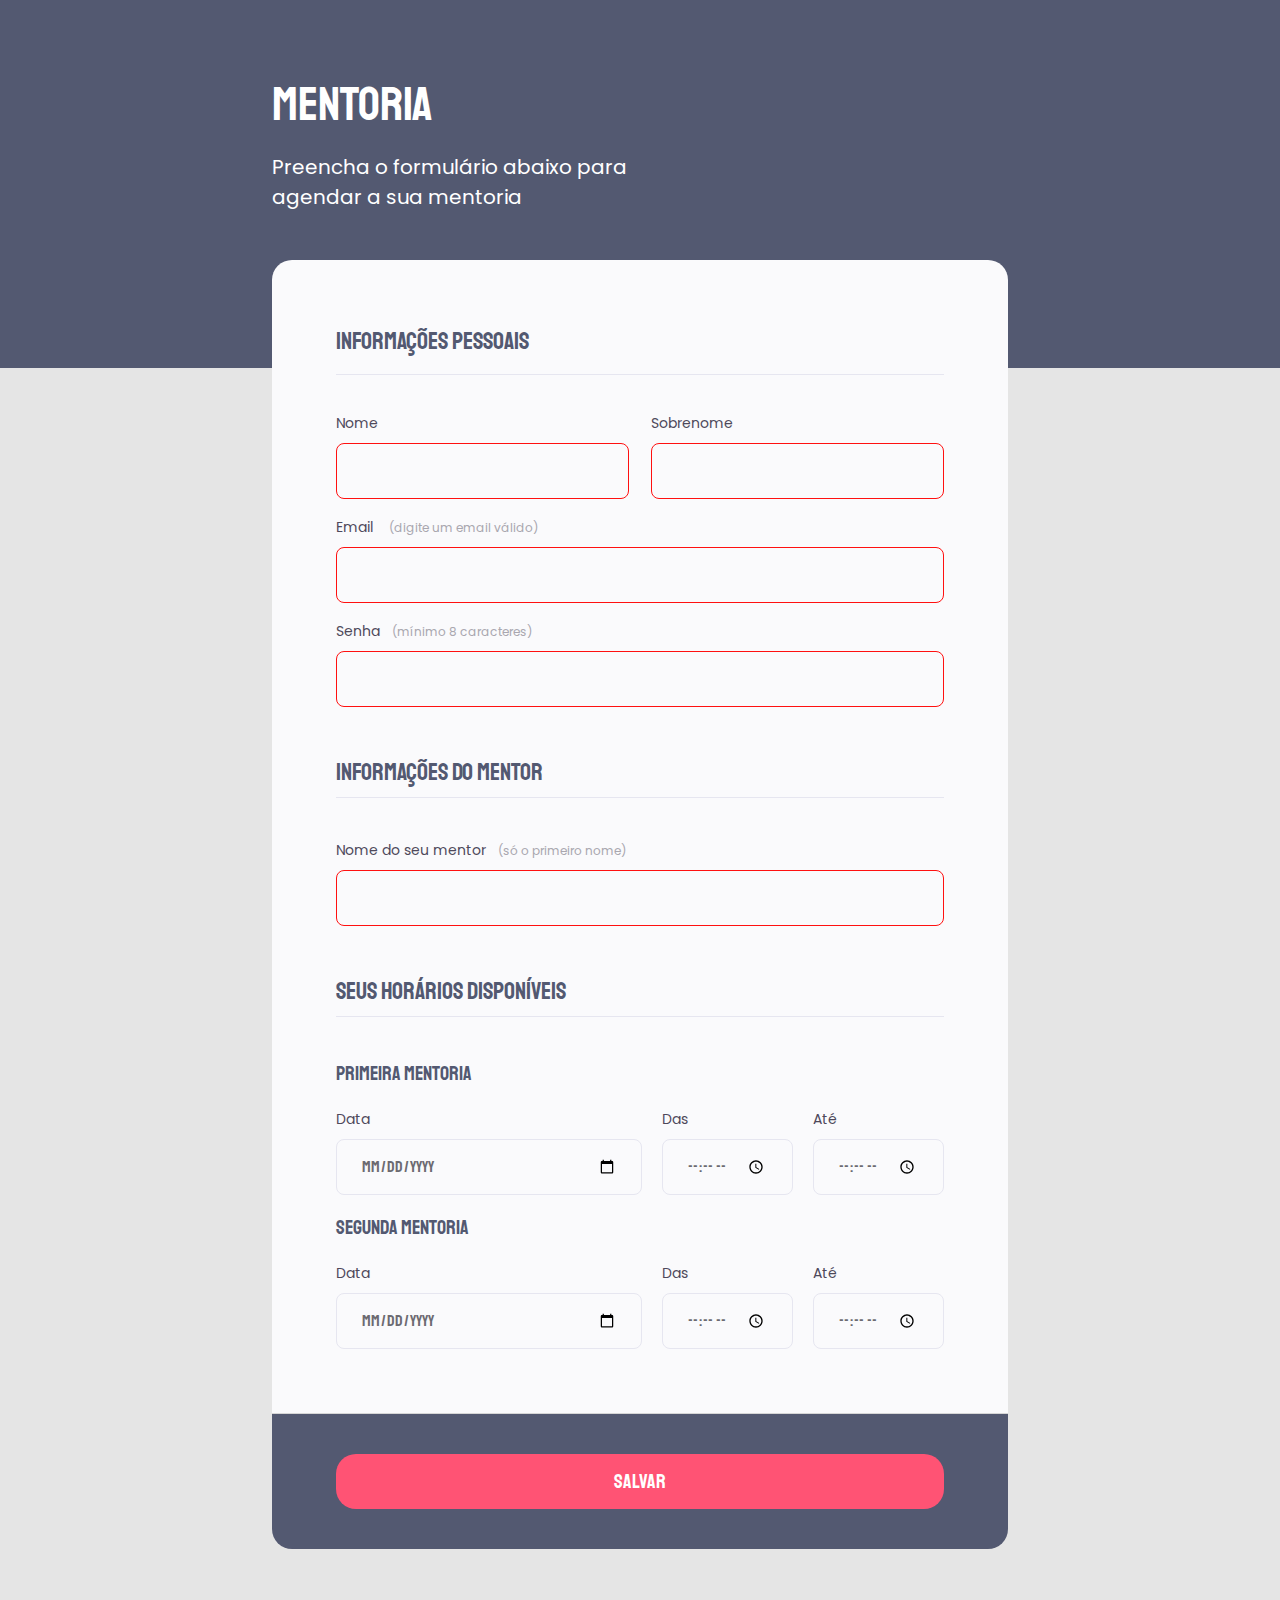
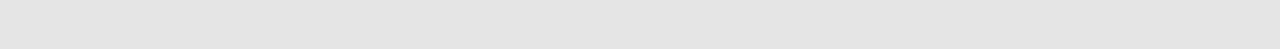
<file: index.html>
<!DOCTYPE html>
<html lang="pt-br">
<head>
    <link rel="preconnect" href="https://fonts.googleapis.com">
    <link rel="preconnect" href="https://fonts.gstatic.com" crossorigin>
    
    <meta charset="UTF-8">
    <meta name="viewport" content="width=device-width, initial-scale=1.0">
    <title>Crie seu evento</title>

    <link rel="stylesheet" href="style.css">

    
    <link href="https://fonts.googleapis.com/css2?family=Archivo:wght@600;700&family=Poppins&display=swap" rel="stylesheet">
    <link href="https://fonts.googleapis.com/css2?family=Staatliches&display=swap" rel="stylesheet">
</head>
<body>
    <div class="page">
        <header>
            <h1>MENTORIA</h1>
            <p>Preencha o formulário abaixo para agendar a sua mentoria</p>
        </header>
        <form id="my-form">
            
            <fieldset>
                <legend>INFORMAÇÕES PESSOAIS</legend>
                <div class="col-2">
                    
                    <div class="input-wrapper">
                        <label for="mentoring-name">Nome</label>
                        <input 
                        type="text" 
                        id="mentoring-name"
                        required />
                    </div>
    
                    <div class="input-wrapper">
                        <label for="mentoring-surname">Sobrenome</label>
                        <input 
                        type="text" 
                        id="mentoring-surname" 
                        required />
                    </div>
                </div>
                <div class="fieldset-wrapper">
                    <div class="input-wrapper">
                        <label for="mentoring-email">Email <span>(digite um email válido)</span></label>
                        <input type="email" 
                        id="mentoring-email" 
                        required/>
                    </div>

                   
                    <div class="input-wrapper">
                        <label for="mentoring-password">Senha<span>(mínimo 8 caracteres)</span></label>
                        <input 
                        type="password" 
                        id="mentoring-password"
                        required
                        minlength="8" />
                    </div>
                </div>
            </fieldset>
            <fieldset>
                <div class="fieldset-wrapper">
                    <legend>INFORMAÇÕES DO MENTOR</legend>

                    <div class="input-wrapper">
                        <label for="mentoring-name">Nome do seu mentor<span>(só o primeiro nome)</span></label>
                        <input 
                        type="text" 
                        id="mentoring-name"
                        required />
                    </div>                   

                    
                </div>
            </fieldset>

            <fieldset>
                <div class="fieldset-wrapper">
                    <legend>SEUS HORÁRIOS DISPONÍVEIS</legend>
                    <h1>PRIMEIRA MENTORIA</h1>
                    <div class="col-3">
                        
                        <div class="input-wrapper">
                            <label for="event-date">Data </label>
                            <input type="date" id="event-date" />
                        </div>
    
                        <div class="input-wrapper">
                            <label for="event-begin">Das </label>
                            <input type="time" id="event-begin" />
                        </div>

                        <div class="input-wrapper">
                            <label for="event-end">Até </span></label>
                            <input type="time" id="event-end" />
                        </div>
                    </div>
                    <h2>SEGUNDA MENTORIA</h2>
                    <div class="col-3">
                        
                        <div class="input-wrapper">
                            <label for="event-date">Data </label>
                            <input type="date" id="event-date" />
                        </div>
    
                        <div class="input-wrapper">
                            <label for="event-begin">Das </label>
                            <input type="time" id="event-begin" />
                        </div>

                        <div class="input-wrapper">
                            <label for="event-end">Até </span></label>
                            <input type="time" id="event-end" />
                        </div>
                    </div>
                    

                </div>

            </fieldset>

        </form>

        <footer>
            <input 
                class="button" 
                type="submit"
                form="my-form" 
                value="SALVAR">
        </footer>

    </div>
    
</body>
</html>
</file>
<file: style.css>
* {
    margin: 0;
    padding: 0;
    box-sizing: border-box;
}

body, input, select, textarea {
    font-family: 'Staatliches', sans-serif;
}

body {
    font-family: 'Poppins', sans-serif;

    background: #e5e5e5;
}

body::before {
    content: '';
    width: 100%;
    height: 368px;

    position: absolute;
    top: 0;
    left: 0;
    z-index: -1;
    background: #535971;
}

.page {
    width: 736px;
    margin: auto;
}
header {
    width: 319px;
    margin-top: 74px;
}
header h1 {
    font-family: 'Staatliches', sans-serif;
    font-weight: 400;
    
    font-size: 48px;
    line-height: auto;
    color: white;

    margin-bottom: 18px;
}

header p {
    font-family: 'Poppins', sans-serif;
    font-size: 20px;
    line-height: auto;
    font-weight: 400;
    color: #FFFFFF;
    

    width: 417px;
}

form {
    margin-top: 48px;
    background: #FAFAFC;
    border-radius: 20px 20px 0 0;
    min-height: 300px;

    padding: 64px;

    display: flex;
    flex-direction: column;
    gap: 48px;
}

fieldset{
    border: none;
}

.fieldset-wrapper {
    display: flex;
    flex-direction: column;
    gap: 16px;

    
}





fieldset legend {
    font-family: 'Staatliches', sans-serif;
    font-weight: 400;
    font-size: 24px;
    line-height: 34px;
    color: #535971;

    width: 100%;
    
    padding-bottom: 16px;
    border-bottom: 1px solid #E6E6F0;
}

fieldset div legend {
    font-family: 'Staatliches', sans-serif;
    font-weight: 400;
    font-size: 24px;
    line-height: 34px;
    color: #535971;

    width: 100%;

    margin-bottom: 24px;
    
    padding-bottom: 8px;
    border-bottom: 1px solid #E6E6F0;
}

fieldset div h1 {
    font-family: 'Staatliches', sans-serif;
    font-weight: 400;
    font-size: 20px;
    line-height: 34px;
    

    color: #535971;
}

fieldset div h2 {
    font-family: 'Staatliches', sans-serif;
    font-weight: 400;
    font-size: 20px;
    line-height: 34px;


    color: #535971;
}

.input-wrapper {
    display: flex;
    flex-direction: column;
}

.input-wrapper label,
.checkbox-wrapper label {
    font-size: 14px;
    line-height: 24px;

    color: #4E495B;

    margin-bottom: 8px;
}

.input-wrapper label span {
    margin-left: 12px;

    font-size: 12px;
    line-height: 20px;

    color: #a9a7af;
}

.input-wrapper label span:hover {
    color: #6c6a71;
}

.input-wrapper input,
.input-wrapper textarea,
.input-wrapper select {
    background: #FAFAFC;

    border: 1px solid #E6E6F0;
    border-radius: 8px;

    height: 56px;

    padding: 0 24px;

    font-size: 16px;
    line-height: 26px;

    color: #6c6a71;
}

.input-wrapper textarea {
    padding: o;
    height: 168px;
}

.input-wrapper select {
    appearance: none;
    -webkit-appearance: none;

    background-image:url("data:image/svg+xml,%3Csvg width='24' height='24' viewBox='0 0 24 24' fill='none' xmlns='http://www.w3.org/2000/svg'%3E%3Cg clip-path='url(%23clip0_1_54)'%3E%3Cpath d='M8 10L12 14L16 10' stroke='%239C98A6' stroke-width='1.5' stroke-linecap='round' stroke-linejoin='round'/%3E%3C/g%3E%3Cdefs%3E%3CclipPath id='clip0_1_54'%3E%3Crect width='24' height='24' fill='white'/%3E%3C/clipPath%3E%3C/defs%3E%3C/svg%3E%0A");
    background-repeat: no-repeat;
    background-position: right 24px top 50%;
}

.col-2 {
    display: flex;
    align-items: center;
    gap: 22px;
    margin-top: 36px;
    margin-bottom: 16px;
    
}

.col-2 > div {
    width: 100%;
}
.col-3 {
    display: flex;
    gap: 20px;
}

.col-3 > div:nth-child(1) {
    width: 100%;
}

.checkbox-wrapper {
    position: relative;
}

.checkbox-wrapper label {
    display: flex;
    align-items: center;
    gap: 16px;

    margin: 0;
}

.checkbox-wrapper input {
    position: absolute;
    top: 0;
    left: 0;
    width: 24px;
    height: 24px;

    opacity: 0;
}

.checkbox-wrapper label::before {
    content: '';
    width: 24px;
    height: 24px;
    display: block;

    border: 1px solid #E6E6F0;
    border-radius: 8px;
}

.checkbox-wrapper input:checked + label::before {
    background-image: url("data:image/svg+xml,%3Csvg width='24' height='24' viewBox='0 0 24 24' fill='none' xmlns='http://www.w3.org/2000/svg'%3E%3Cg clip-path='url(%23clip0_5001_23)'%3E%3Cpath d='M9 16.17L4.83 12L3.41 13.41L9 19L21 7L19.59 5.59L9 16.17Z' fill='%2342D3FF'/%3E%3C/g%3E%3Cdefs%3E%3CclipPath id='clip0_5001_23'%3E%3Crect width='24' height='24' fill='white'/%3E%3C/clipPath%3E%3C/defs%3E%3C/svg%3E%0A");
}

.checkbox-wrapper input:focus + label::before {
    outline: 2px solid black;    
}

footer {
    background: #535971;

    height: 136px;

    display: flex;
    flex-direction: column;

    padding: 40px 64px;

    margin-bottom: 100px;

    border-top: 1px solid #D6D6D6;
    border-radius: 0 0 20px 20px;
}

footer .button {
    height: 56px;
    background: #FF5374;
    border: 0;
    border-radius: 20px;

    font-family: 'Staatliches', sans-serif;
    
    font-weight: 400;
    font-size: 20px;
    line-height: 26px;

    color: #FFFFFF;
}

footer .button:hover {
    background: #08A04C;
}

input:invalid {
    border: 1px solid #FF1010;
}
</file>
